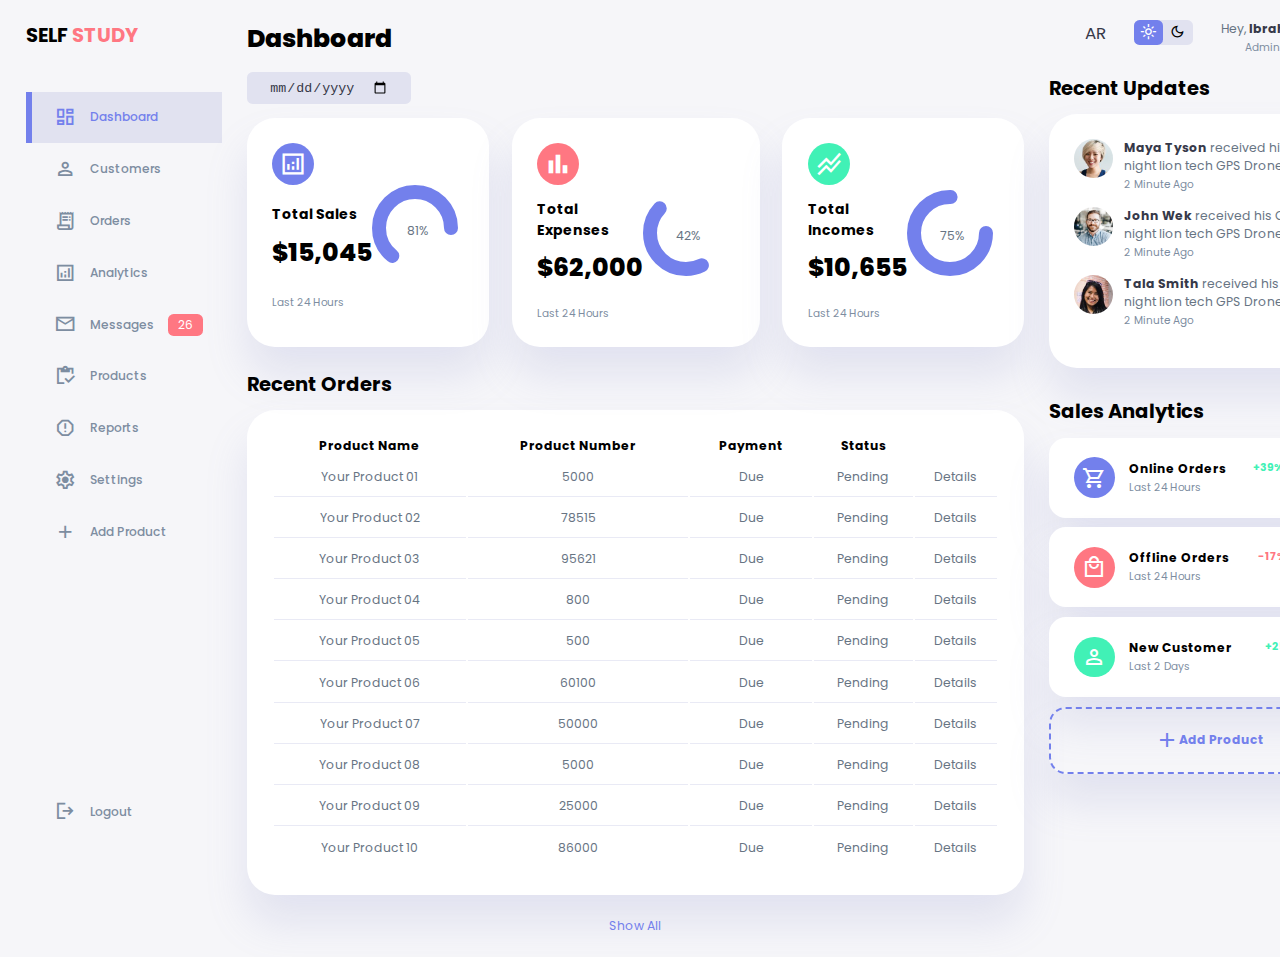
<file: index.html>
<!DOCTYPE html>
<html lang="en">
<head>
   <meta charset="UTF-8">
   <meta http-equiv="X-UA-Compatible" content="IE=edge">
   <meta name="viewport" content="width=device-width, initial-scale=1.0">
   <title>Dashboard 1</title>
   <!-- <link rel="stylesheet" href="https://fonts.googleapis.com/css2?family=Material+Symbols+Outlined:opsz,wght,FILL,GRAD@20..48,100..700,0..1,-50..200" />    -->
   <link rel="stylesheet" href="https://fonts.googleapis.com/css2?family=Material+Symbols+Sharp:opsz,wght,FILL,GRAD@48,400,0,0" />
   <link rel="stylesheet" href="assets/css/styles.css">
</head>
<body>
   <div class="container">
      <!-- Aside -->
      <aside>
         <div class="top">
            <div class="logo">
               <h2>SELF <span class="danger">STUDY</span></h2>
            </div>
            <div class="close" id="btn-close">
               <span class="material-symbols-sharp">close</span>
            </div>
         </div>
         <div class="sidebar">
            <a href="#" class="active">
               <span class="material-symbols-sharp">dashboard</span>
               <h3>Dashboard</h3>
            </a>
            <a href="#">
               <span class="material-symbols-sharp">person</span>
               <h3>Customers</h3>
            </a>
            <a href="#">
               <span class="material-symbols-sharp">receipt_long</span>
               <h3>Orders</h3>
            </a>
            <a href="#">
               <span class="material-symbols-sharp">analytics</span>
               <h3>Analytics</h3>
            </a>
            <a href="#">
               <span class="material-symbols-sharp">mail_outline</span>
               <h3>Messages</h3>
               <span class="badge-count">26</span>
            </a>
            <a href="#">
               <span class="material-symbols-sharp">inventory</span>
               <h3>Products</h3>
            </a>
            <a href="#">
               <span class="material-symbols-sharp">report</span>
               <h3>Reports</h3>
            </a>
            <a href="#">
               <span class="material-symbols-sharp">settings</span>
               <h3>Settings</h3>
            </a>
            <a href="#">
               <span class="material-symbols-sharp">add</span>
               <h3>Add Product</h3>
            </a>
            <a href="#">
               <span class="material-symbols-sharp">logout</span>
               <h3>Logout</h3>
            </a>
         </div>
      </aside>
      <!-- End Aside -->
      <!-- Main Section -->
      <main>
         <h1>Dashboard</h1>
         <div class="date">
            <input type="date">
         </div>
         <!-- Insights -->
         <div class="insights">
            <!-- Sales -->
            <div class="sales">
               <span class="material-symbols-sharp">analytics</span>
               <div class="middle">
                  <div class="left">
                     <h3>Total Sales</h3>
                     <h1>$15,045</h1>
                  </div>
                  <div class="progress">
                     <svg>
                        <circle cx="38" cy="38" r="36"></circle>
                     </svg>
                     <div class="percent">
                        <p>81%</p>
                     </div>
                  </div>
               </div>
               <small class="text-muted">Last 24 Hours</small>
            </div>
            <!-- End Sales -->
            <!-- Expenses -->
            <div class="expenses">
               <span class="material-symbols-sharp">bar_chart</span>
               <div class="middle">
                  <div class="left">
                     <h3>Total Expenses</h3>
                     <h1>$62,000</h1>
                  </div>
                  <div class="progress">
                     <svg>
                        <circle cx="38" cy="38" r="36"></circle>
                     </svg>
                     <div class="percent">
                        <p>42%</p>
                     </div>
                  </div>
               </div>
               <small class="text-muted">Last 24 Hours</small>
            </div>
            <!-- End Expenses -->
            <!-- Incomes -->
            <div class="incomes">
               <span class="material-symbols-sharp">stacked_line_chart</span>
               <div class="middle">
                  <div class="left">
                     <h3>Total Incomes</h3>
                     <h1>$10,655</h1>
                  </div>
                  <div class="progress">
                     <svg>
                        <circle cx="38" cy="38" r="36"></circle>
                     </svg>
                     <div class="percent">
                        <p>75%</p>
                     </div>
                  </div>
               </div>
               <small class="text-muted">Last 24 Hours</small>
            </div>
            <!-- End Incomes -->
         </div>
         <!-- End Insights -->
         <!-- Recent Orders -->
         <div class="recent-orders">
            <h2>Recent Orders</h2>
            <table>
               <thead>
                  <tr>
                     <th>Product Name</th>
                     <th>Product Number</th>
                     <th>Payment</th>
                     <th>Status</th>
                     <th></th>
                  </tr>
               </thead>
               <tbody>
                  <tr>
                     <td>Your Product 01</td>
                     <td>5000</td>
                     <td>Due</td>
                     <td class="warning">Pending</td>
                     <td class="primary">Details</td>
                  </tr>
                  <tr>
                     <td>Your Product 02</td>
                     <td>78515</td>
                     <td>Due</td>
                     <td class="warning">Pending</td>
                     <td class="primary">Details</td>
                  </tr>
                  <tr>
                     <td>Your Product 03</td>
                     <td>95621</td>
                     <td>Due</td>
                     <td class="warning">Pending</td>
                     <td class="primary">Details</td>
                  </tr>
                  <tr>
                     <td>Your Product 04</td>
                     <td>800</td>
                     <td>Due</td>
                     <td class="warning">Pending</td>
                     <td class="primary">Details</td>
                  </tr>
                  <tr>
                     <td>Your Product 05</td>
                     <td>500</td>
                     <td>Due</td>
                     <td class="warning">Pending</td>
                     <td class="primary">Details</td>
                  </tr>
                  <tr>
                     <td>Your Product 06</td>
                     <td>60100</td>
                     <td>Due</td>
                     <td class="warning">Pending</td>
                     <td class="primary">Details</td>
                  </tr>
                  <tr>
                     <td>Your Product 07</td>
                     <td>50000</td>
                     <td>Due</td>
                     <td class="warning">Pending</td>
                     <td class="primary">Details</td>
                  </tr>
                  <tr>
                     <td>Your Product 08</td>
                     <td>5000</td>
                     <td>Due</td>
                     <td class="warning">Pending</td>
                     <td class="primary">Details</td>
                  </tr>
                  <tr>
                     <td>Your Product 09</td>
                     <td>25000</td>
                     <td>Due</td>
                     <td class="warning">Pending</td>
                     <td class="primary">Details</td>
                  </tr>
                  <tr>
                     <td>Your Product 10</td>
                     <td>86000</td>
                     <td>Due</td>
                     <td class="warning">Pending</td>
                     <td class="primary">Details</td>
                  </tr>
               </tbody>
            </table>
            <a href="#">Show All</a>
         </div>
         <!-- End Recent Orders -->
      </main>
      <!-- End: Main Section -->
      <!-- Right Section -->
      <div class="right">
         <!-- Top -->
         <div class="top">
            <a href="index-rtl.html" class="change-lang">AR</a>
            <button id="btn-menu">
               <span class="material-symbols-sharp">menu</span>
            </button>
            <div class="theme-toggler">
               <span class="material-symbols-sharp light-mode">light_mode</span>
               <span class="material-symbols-sharp dark-mode">dark_mode</span>
            </div>
            <div class="profile">
               <div class="info">
                  <p>Hey, <b>Ibrahim</b></p>
                  <small class="text-muted">Admin</small>
               </div>
               <div class="profile-photo">
                  <img src="assets/images/Profile-1.jpg" alt="profile">
               </div>
            </div>
         </div>
         <!-- End Top -->
         <!-- Recent Updates -->
         <div class="recent-updates">
            <h2>Recent Updates</h2>
            <div class="updates">
               <div class="update">
                  <div class="profile-photo">
                     <img src="assets/images/Profile-2.jpg" alt="">
                  </div>
                  <div class="message">
                     <p><b>Maya Tyson</b> received his Order of night lion tech GPS Drone.</p>
                     <small class="text-muted">2 Minute Ago</small>
                  </div>
               </div>
               <div class="update">
                  <div class="profile-photo">
                     <img src="assets/images/Profile-3.jpg" alt="">
                  </div>
                  <div class="message">
                     <p><b>John Wek</b> received his Order of night lion tech GPS Drone.</p>
                     <small class="text-muted">2 Minute Ago</small>
                  </div>
               </div>
               <div class="update">
                  <div class="profile-photo">
                     <img src="assets/images/Profile-4.jpg" alt="">
                  </div>
                  <div class="message">
                     <p><b>Tala Smith</b> received his Order of night lion tech GPS Drone.</p>
                     <small class="text-muted">2 Minute Ago</small>
                  </div>
               </div>
            </div>
         </div>
         <!-- End Recent Updates -->
         <div class="sales-analytics">
            <h2>Sales Analytics</h2>
            <div class="item online">
               <div class="icon">
                  <span class="material-symbols-sharp">shopping_cart</span>
               </div>
               <div class="right">
                  <div class="info">
                     <h3>Online Orders</h3>
                     <small class="text-muted">Last 24 Hours</small>
                  </div>
                  <h5 class="success">+39%</h5>
                  <h3>3354</h3>
               </div>
            </div>
            <div class="item offline">
               <div class="icon">
                  <span class="material-symbols-sharp">local_mall</span>
               </div>
               <div class="right">
                  <div class="info">
                     <h3>Offline Orders</h3>
                     <small class="text-muted">Last 24 Hours</small>
                  </div>
                  <h5 class="danger">-17%</h5>
                  <h3>1100</h3>
               </div>
            </div>
            <div class="item customers">
               <div class="icon">
                  <span class="material-symbols-sharp">person</span>
               </div>
               <div class="right">
                  <div class="info">
                     <h3>New Customer</h3>
                     <small class="text-muted">Last 2 Days</small>
                  </div>
                  <h5 class="success">+25</h5>
                  <h3>500</h3>
               </div>
            </div>
            <div class="item add-product">
               <div>
                  <span class="material-symbols-sharp">add</span>
                  <h3>Add Product</h3>
               </div>
            </div>
         </div>
         <!-- Sales Analytics -->
         <!-- End Sales Analytics -->
      </div>
      <!-- End: Right Section -->
   </div>
   <!-- Scripts -->
   <script src="assets/js/scripts.js"></script>
</body>
</html>
</file>
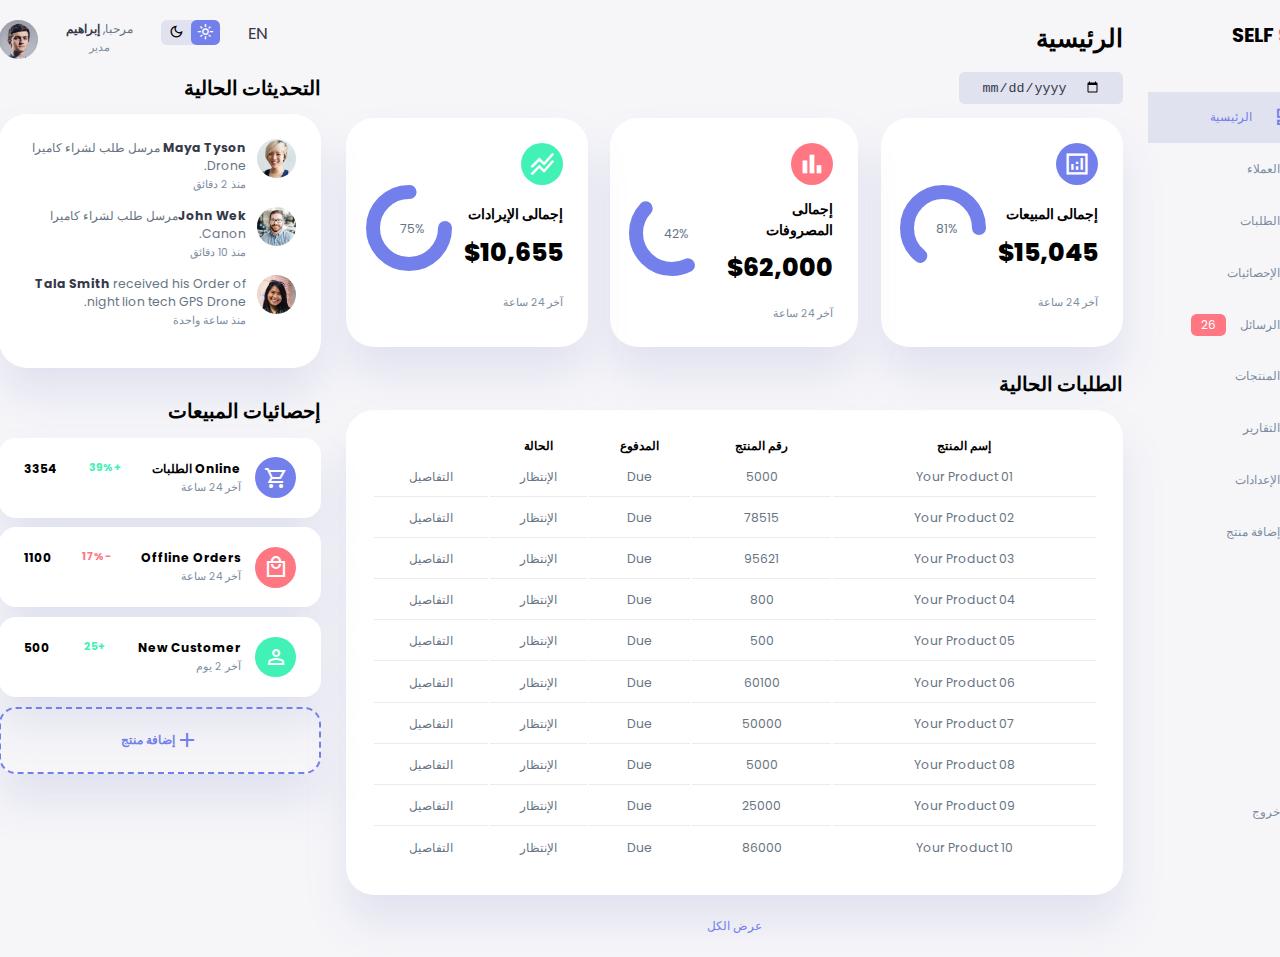
<file: index-rtl.html>
<!DOCTYPE html>
<html lang="ar" dir="rtl">
<head>
   <meta charset="UTF-8">
   <meta http-equiv="X-UA-Compatible" content="IE=edge">
   <meta name="viewport" content="width=device-width, initial-scale=1.0">
   <title>Dashboard 1</title>
   <!-- <link rel="stylesheet" href="https://fonts.googleapis.com/css2?family=Material+Symbols+Outlined:opsz,wght,FILL,GRAD@20..48,100..700,0..1,-50..200" />    -->
   <link rel="stylesheet" href="https://fonts.googleapis.com/css2?family=Material+Symbols+Sharp:opsz,wght,FILL,GRAD@48,400,0,0" />
   <link rel="stylesheet" href="assets/css/styles.css">
   <link rel="stylesheet" href="assets/css/styles-rtl.css">
</head>
<body>
   <div class="container">
      <!-- Aside -->
      <aside>
         <div class="top">
            <div class="logo">
               <h2>SELF <span class="danger">STUDY</span></h2>
            </div>
            <div class="close" id="btn-close">
               <span class="material-symbols-sharp">close</span>
            </div>
         </div>
         <div class="sidebar">
            <a href="#" class="active">
               <span class="material-symbols-sharp">dashboard</span>
               <h3>الرئيسية</h3>
            </a>
            <a href="#">
               <span class="material-symbols-sharp">person</span>
               <h3>العملاء</h3>
            </a>
            <a href="#">
               <span class="material-symbols-sharp">receipt_long</span>
               <h3>الطلبات</h3>
            </a>
            <a href="#">
               <span class="material-symbols-sharp">analytics</span>
               <h3>الإحصائيات</h3>
            </a>
            <a href="#">
               <span class="material-symbols-sharp">mail_outline</span>
               <h3>الرسائل</h3>
               <span class="badge-count">26</span>
            </a>
            <a href="#">
               <span class="material-symbols-sharp">inventory</span>
               <h3>المنتجات</h3>
            </a>
            <a href="#">
               <span class="material-symbols-sharp">report</span>
               <h3>التقارير</h3>
            </a>
            <a href="#">
               <span class="material-symbols-sharp">settings</span>
               <h3>الإعدادات</h3>
            </a>
            <a href="#">
               <span class="material-symbols-sharp">add</span>
               <h3>إضافة منتج</h3>
            </a>
            <a href="#">
               <span class="material-symbols-sharp">logout</span>
               <h3>خروج</h3>
            </a>
         </div>
      </aside>
      <!-- End Aside -->
      <!-- Main Section -->
      <main>
         <h1>الرئيسية</h1>
         <div class="date">
            <input type="date">
         </div>
         <!-- Insights -->
         <div class="insights">
            <!-- Sales -->
            <div class="sales">
               <span class="material-symbols-sharp">analytics</span>
               <div class="middle">
                  <div class="left">
                     <h3>إجمالى المبيعات</h3>
                     <h1>$15,045</h1>
                  </div>
                  <div class="progress">
                     <svg>
                        <circle cx="38" cy="38" r="36"></circle>
                     </svg>
                     <div class="percent">
                        <p>81%</p>
                     </div>
                  </div>
               </div>
               <small class="text-muted">آخر 24 ساعة</small>
            </div>
            <!-- End Sales -->
            <!-- Expenses -->
            <div class="expenses">
               <span class="material-symbols-sharp">bar_chart</span>
               <div class="middle">
                  <div class="left">
                     <h3>إجمالى المصروفات</h3>
                     <h1>$62,000</h1>
                  </div>
                  <div class="progress">
                     <svg>
                        <circle cx="38" cy="38" r="36"></circle>
                     </svg>
                     <div class="percent">
                        <p>42%</p>
                     </div>
                  </div>
               </div>
               <small class="text-muted">آخر 24 ساعة</small>
            </div>
            <!-- End Expenses -->
            <!-- Incomes -->
            <div class="incomes">
               <span class="material-symbols-sharp">stacked_line_chart</span>
               <div class="middle">
                  <div class="left">
                     <h3>إجمالى الإيرادات</h3>
                     <h1>$10,655</h1>
                  </div>
                  <div class="progress">
                     <svg>
                        <circle cx="38" cy="38" r="36"></circle>
                     </svg>
                     <div class="percent">
                        <p>75%</p>
                     </div>
                  </div>
               </div>
               <small class="text-muted">آخر 24 ساعة</small>
            </div>
            <!-- End Incomes -->
         </div>
         <!-- End Insights -->
         <!-- Recent Orders -->
         <div class="recent-orders">
            <h2>الطلبات الحالية</h2>
            <table>
               <thead>
                  <tr>
                     <th>إسم المنتج</th>
                     <th>رقم المنتج</th>
                     <th>المدفوع</th>
                     <th>الحالة</th>
                     <th></th>
                  </tr>
               </thead>
               <tbody>
                  <tr>
                     <td>Your Product 01</td>
                     <td>5000</td>
                     <td>Due</td>
                     <td class="warning">الإنتظار</td>
                     <td class="primary">التفاصيل</td>
                  </tr>
                  <tr>
                     <td>Your Product 02</td>
                     <td>78515</td>
                     <td>Due</td>
                     <td class="warning">الإنتظار</td>
                     <td class="primary">التفاصيل</td>
                  </tr>
                  <tr>
                     <td>Your Product 03</td>
                     <td>95621</td>
                     <td>Due</td>
                     <td class="warning">الإنتظار</td>
                     <td class="primary">التفاصيل</td>
                  </tr>
                  <tr>
                     <td>Your Product 04</td>
                     <td>800</td>
                     <td>Due</td>
                     <td class="warning">الإنتظار</td>
                     <td class="primary">التفاصيل</td>
                  </tr>
                  <tr>
                     <td>Your Product 05</td>
                     <td>500</td>
                     <td>Due</td>
                     <td class="warning">الإنتظار</td>
                     <td class="primary">التفاصيل</td>
                  </tr>
                  <tr>
                     <td>Your Product 06</td>
                     <td>60100</td>
                     <td>Due</td>
                     <td class="warning">الإنتظار</td>
                     <td class="primary">التفاصيل</td>
                  </tr>
                  <tr>
                     <td>Your Product 07</td>
                     <td>50000</td>
                     <td>Due</td>
                     <td class="warning">الإنتظار</td>
                     <td class="primary">التفاصيل</td>
                  </tr>
                  <tr>
                     <td>Your Product 08</td>
                     <td>5000</td>
                     <td>Due</td>
                     <td class="warning">الإنتظار</td>
                     <td class="primary">التفاصيل</td>
                  </tr>
                  <tr>
                     <td>Your Product 09</td>
                     <td>25000</td>
                     <td>Due</td>
                     <td class="warning">الإنتظار</td>
                     <td class="primary">التفاصيل</td>
                  </tr>
                  <tr>
                     <td>Your Product 10</td>
                     <td>86000</td>
                     <td>Due</td>
                     <td class="warning">الإنتظار</td>
                     <td class="primary">التفاصيل</td>
                  </tr>
               </tbody>
            </table>
            <a href="#">عرض الكل</a>
         </div>
         <!-- End Recent Orders -->
      </main>
      <!-- End: Main Section -->
      <!-- Right Section -->
      <div class="right">
         <!-- Top -->
         <div class="top">
            <a href="index.html" class="change-lang">EN</a>
            <button id="btn-menu">
               <span class="material-symbols-sharp">menu</span>
            </button>
            <div class="theme-toggler">
               <span class="material-symbols-sharp light-mode">light_mode</span>
               <span class="material-symbols-sharp dark-mode">dark_mode</span>
            </div>
            <div class="profile">
               <div class="info">
                  <p>مرحبا, <b>إبراهيم</b></p>
                  <small class="text-muted">مدير</small>
               </div>
               <div class="profile-photo">
                  <img src="assets/images/Profile-1.jpg" alt="profile">
               </div>
            </div>
         </div>
         <!-- End Top -->
         <!-- Recent Updates -->
         <div class="recent-updates">
            <h2>التحديثات الحالية</h2>
            <div class="updates">
               <div class="update">
                  <div class="profile-photo">
                     <img src="assets/images/Profile-2.jpg" alt="">
                  </div>
                  <div class="message">
                     <p><b>Maya Tyson</b> مرسل طلب لشراء كاميرا Drone.</p>
                     <small class="text-muted">منذ 2 دقائق</small>
                  </div>
               </div>
               <div class="update">
                  <div class="profile-photo">
                     <img src="assets/images/Profile-3.jpg" alt="">
                  </div>
                  <div class="message">
                     <p><b>John Wek</b>مرسل طلب لشراء كاميرا Canon.</p>
                     <small class="text-muted">منذ 10 دقائق</small>
                  </div>
               </div>
               <div class="update">
                  <div class="profile-photo">
                     <img src="assets/images/Profile-4.jpg" alt="">
                  </div>
                  <div class="message">
                     <p><b>Tala Smith</b> received his Order of night lion tech GPS Drone.</p>
                     <small class="text-muted">منذ ساعة واحدة</small>
                  </div>
               </div>
            </div>
         </div>
         <!-- End Recent Updates -->
         <div class="sales-analytics">
            <h2>إحصائيات المبيعات</h2>
            <div class="item online">
               <div class="icon">
                  <span class="material-symbols-sharp">shopping_cart</span>
               </div>
               <div class="right">
                  <div class="info">
                     <h3>Online الطلبات</h3>
                     <small class="text-muted">آخر 24 ساعة</small>
                  </div>
                  <h5 class="success">+39%</h5>
                  <h3>3354</h3>
               </div>
            </div>
            <div class="item offline">
               <div class="icon">
                  <span class="material-symbols-sharp">local_mall</span>
               </div>
               <div class="right">
                  <div class="info">
                     <h3>Offline Orders</h3>
                     <small class="text-muted">آخر 24 ساعة</small>
                  </div>
                  <h5 class="danger">-17%</h5>
                  <h3>1100</h3>
               </div>
            </div>
            <div class="item customers">
               <div class="icon">
                  <span class="material-symbols-sharp">person</span>
               </div>
               <div class="right">
                  <div class="info">
                     <h3>New Customer</h3>
                     <small class="text-muted">آخر 2 يوم</small>
                  </div>
                  <h5 class="success">+25</h5>
                  <h3>500</h3>
               </div>
            </div>
            <div class="item add-product">
               <div>
                  <span class="material-symbols-sharp">add</span>
                  <h3>إضافة منتج</h3>
               </div>
            </div>
         </div>
         <!-- Sales Analytics -->
         <!-- End Sales Analytics -->
      </div>
      <!-- End: Right Section -->
   </div>
   <!-- Scripts -->
   <script src="assets/js/scripts.js"></script>
</body>
</html>
</file>
<file: assets/css/styles.css>
/* ------------------- Google Fonts ------------------- */
@import url('https://fonts.googleapis.com/css2?family=Norican&family=Poppins:wght@300;400;500;600;700;800&display=swap');

/* ------------------- Root Variables ------------------- */
:root{
   --color-primary: #7380ec;
   --color-danger: #ff7782;
   --color-success: #41f1b6;
   --color-warning: #ffbb55;
   --color-white: #fff;
   --color-info-dark: #7d8da1;
   --color-info-light: #dce1eb;
   --color-dark: #363949;
   --color-light: rgba(132, 139, 200, 0.18);
   --color-primary-variant: #111e88;
   --color-dark-variant: #677483;
   --color-background: #f6f6f9;

   --card-border-radius: 2rem;
   --border-radius-1: 0.4rem;
   --border-radius-2: 0.8rem;
   --border-radius-3: 1.2rem;
   
   --card-padding: 1.8rem;
   --padding: 1.2rem;
   
   --box-shadow: 0 2rem 3rem var(--color-light);
}

/* ------------------- End Root Variables ------------------- */
/* ------------------- Dark Theme Variables ------------------- */
body.dark-theme{
   --color-background: #181a1e;
   --color-white: #202528;
   --color-dark: #edeffd;
   --color-dark-variant: #a3bdcc;
   --color-light: rgba(0,0,0,0.4);
   --box-shadow: 0 2rem 3rem var(--color-light);
} 
body.dark-theme h1{
   color: white;
}
body.dark-theme h2{
   color: white;
}
body.dark-theme h3{
   color: white;
}
body.dark-theme h4{
   color: white;
}
body.dark-theme h5{
   color: white;
}
body.dark-theme .theme-toggler span{
   color: white;
}
body.dark-theme .change-lang{
   color: var(--color-info-dark);
}
body.dark-theme .change-lang:hover{
   color:var(--color-info-light);
}
body.dark-theme tr th{
   color: white;
}
body.dark-theme main .date input[type="date"]{
   color: white
}
/* ------------------- End Dark Theme Variables ------------------- */
/* ------------------- Resetting Elements ------------------- */
* {
   margin: 0;
   padding: 0;
   outline: 0;
   appearance: none;
   border: 0;
   text-decoration: none;
   list-style: none;
   box-sizing: border-box;
}

html {
   font-size: 14px;
}

body {
   width: 100vw;
   height: 100vh;
   font-family: 'Poppins', sans-serif;
   font-size: 0.88rem;
   background: var(--color-background);
   user-select: none;
   overflow-x: hidden;
}

a {
   color: var(--color-dark);
}

img{
   display: block;
   width: 100%;
}

h1 {
   font-size: 1.8rem;
   font-weight: 800;
}

h2 {
   font-size: 1.4rem;
}

h3 {
   font-size: 0.87rem;
}

h4 {
   font-size: 0.8rem;
}

h5 {
   font-size: 0.77rem;
}

small {
   font-size: 0.75rem;
}

.profile-photo{
   width: 2.8rem;
   height: 2.8rem;
   border-radius: 50%;
   overflow: hidden;
}

.text-muted{
   color: var(--color-info-dark);
}

p {
   color: var(--color-dark-variant);
}

b {
   color: var(--color-dark);
}

.primary{
   color: var(--color-primary);
}

.danger{
   color: var(--color-danger);
}

.success{
   color: var(--color-success);
}

.warning{
   color: var(--color-warning);
}

/* ------------------- End Resetting Elements ------------------- */

/* ------------------- Container ------------------- */
.container{
   display: grid;
   grid-template-columns: 14rem auto 23rem;
   gap: 1.8rem;
   width: 96%;
   margin: 0 auto;
}

/* ------------------- Container > Aside ------------------- */
aside{
   height: 100vh;
}

aside .top{
   display: flex;
   justify-content: space-between;
   align-items: center;
   margin-top: 1.4rem;
}

aside .logo{
   display: flex;
   gap: 0.8rem;
}

aside .close{
   display: none;
}

aside h3{
   font-weight: 500;
}

/* ------------------- Container > Aside > Sidebar ------------------- */
aside .sidebar{
   display: flex;
   flex-direction: column;
   height: 86vh;
   position: relative;
   top: 3rem;
}


aside .sidebar a{
   display: flex;
   align-items: center;
   margin-left: 2rem;
   gap: 1rem;
   height: 3.7rem;
   position: relative;
   color: var(--color-info-dark);
   transition: all 300ms ease;
}

aside .sidebar a span{
   font-size: 1.6rem;
   transition: all 300ms ease;
}

aside .sidebar a:last-child{
   position: absolute;
   width: 100%;
   bottom: 2rem;
}

aside .sidebar a.active{
   background: var(--color-light);
   color: var(--color-primary);
   margin-left: 0;
}

aside .sidebar a.active:before{
   content: "";
   width: 6px;
   height: 100%;
   background: var(--color-primary);
}

aside .sidebar a.active span{
   color: var(--color-primary);
   margin-left: calc(1rem - 6px);
}

aside .sidebar a:hover{
   color: var(--color-primary);
}

aside .sidebar a:hover span{
   margin-left: 1rem;
}

aside .sidebar .badge-count{
   font-size: 12px;
   padding: 2px 10px;
   background: var(--color-danger);
   color: var(--color-white);
   border-radius: var(--border-radius-1);
}
/* ------------------- End Sidebar ------------------- */
/* ------------------- End ASide ------------------- */
/* ------------------- Container > Main ------------------- */
main{
   margin-top: 1.4rem;
}
main .date{
   display: inline-block;
   margin-top: 1rem;
   padding: 0.5rem 1.6rem;
   background: var(--color-light);
   border-radius: var(--border-radius-1);

}

main .date input[type="date"]{
   background: transparent;
   color: var(--color-dark);
}

/* ------------------- Main > Insights ------------------- */
main .insights{
   display: grid;
   grid-template-columns: repeat(3, 1fr);
   gap: 1.6rem;
}

main .insights > div {
   background: var(--color-white);
   margin-top: 1rem;
   padding: var(--card-padding);
   border-radius: var(--card-border-radius);
   box-shadow: var(--box-shadow);
   transition: all 300ms ease;
}
main .insights > div:hover{
   box-shadow: none;
}

main .insights > div span {
   background: var(--color-primary);
   padding: 0.5rem;
   border-radius: 50%;
   color: var(--color-white);
   font-size: 2rem;
}

main .insights > div.expenses span {
   background: var(--color-danger);
}

main .insights > div.incomes span{
   background: var(--color-success);
}

main .insights > div .middle {
   display: flex;
   justify-content: space-between;
   align-items: center;
}

main .insights h3 {
   margin: 1rem 0 0.6rem;
   font-size: 1rem;
}


main .insights .progress{
   position: relative;
   border-radius: 50%;
   width: 92px;
   height: 92px;
}

main .insights svg {
   width: 7rem;
   height: 7rem;
}

main .insights svg circle{
   fill: none;
   stroke: var(--color-primary);
   stroke-width: 14;
   stroke-linecap: round;

   transform: translate(5px, 5px);
}

main .insights .sales svg circle{
   stroke-dasharray: 250;
   stroke-dashoffset: -81;
}

main .insights .expenses svg circle{
   stroke-dasharray: 100;
   stroke-dashoffset: -40;  
}

main .insights .incomes svg circle{
   stroke-dasharray: 250;
   stroke-dashoffset: 80;
}

main .insights .percent{
   position: absolute;
   left: 0;
   top: 0;
   width: 100%;
   height: 100%;
   display: flex;
   justify-content: center;
   align-items: center;
}

main .insights small{
   display: block;
   margin-top: 1.3rem;
}
/* ------------------- End Insights ------------------- */
/* -------------------  Main > Recent Orders ------------------- */
main .recent-orders{
   margin-top: 1.6rem;
}

main .recent-orders h2{
   margin-bottom: 0.8rem;
}

main .recent-orders table{
   background: var(--color-white);
   width: 100%;
   border-radius: var(--card-border-radius);
   text-align: center;
   padding: var(--card-padding);
   box-shadow: var(--box-shadow);
   transition: all 300ms ease;
}

main .recent-orders table:hover{
   box-shadow: none;
}
main .recent-orders table tbody td{
   height: 2.8rem;
   border-bottom: 1px solid var(--color-light);
   color: var(--color-dark-variant);
}

main .recent-orders table tbody tr:last-child td{
   border: none;
}

main .recent-orders a {
   display: block;
   margin: 1.6rem auto;
   text-align: center;
   color: var(--color-primary);
}
/* ------------------- End Recent Orders ------------------- */
/* ------------------- End Main ------------------- */
/* ------------------- Container > Right ------------------- */
.right{
   margin-top: 1.4rem;
}
.right .theme-toggler{
   background: var(--color-light);
   display: flex;
   justify-content: space-between;
   align-items: center;
   width: 4.2rem;
   height: 1.8rem;
   border-radius: var(--border-radius-1);
   cursor: pointer;
}
.right .theme-toggler span{
   display: flex;
   justify-content: center;
   align-items: center;
   width: 100%;
   height: 100%;
   font-size: 1.2rem;

}
.right .theme-toggler span.active{
   background: var(--color-primary);
   border-radius: var(--border-radius-1);
   color: white;
}
.change-lang{
   width: fit-content;
   height: 20px;
   font-size: 1.2rem;
   color: var(--color-dark);
}
.change-lang:hover{
   color: var(--color-primary);
}
/* ------------------- Right > Top ------------------- */
.right .top{
   display: flex;
   justify-content: end;
   gap: 2rem;
}
.right .top button{
   display: none;
}
.right .top .profile{
   display: flex;
   gap: 2rem;
   text-align: center;
}
/* ------------------- End Top ------------------- */
/* ------------------- Right > Recent Updates ------------------- */
.right .recent-updates{
   margin-top: 1rem;
}
.right .recent-updates h2{
   margin-bottom: 0.8rem;
}
.right .recent-updates .updates{
   background: var(--color-white);
   padding: var(--card-padding);
   border-radius: var(--card-border-radius);
   box-shadow: var(--box-shadow);
   transition: all 300ms ease;
}
.right .recent-updates .updates:hover{
   box-shadow: none;
}
.right .recent-updates .updates .update{
   display: grid;
   grid-template-columns: 2.6rem auto;
   gap: 1rem;
   margin-bottom: 1rem;
}
/* ------------------- End Recent Updates ------------------- */
/* ------------------- Right > Sales Analytics ------------------- */
.right .sales-analytics{
   margin-top: 2rem;
}
.right .sales-analytics h2{
   margin-bottom: 0.8rem;
}
.right .sales-analytics .item{
   background: var(--color-white);
   display: flex;
   align-items: center;
   gap: 1rem;
   margin-bottom: 0.7rem;
   padding: 1.4rem var(--card-padding);
   border-radius: var(--border-radius-3);
   box-shadow: var(--box-shadow);
   transition: all 300ms ease;
}
.right .sales-analytics .item:hover{
   box-shadow: none;
}
.right .sales-analytics .item .right{
   display: flex;
   justify-content: space-between;
   align-items: start;
   margin: 0;
   width: 100%;
}

.right .sales-analytics .item .icon{
   display: flex;
   background: var(--color-primary);
   color: var(--color-white);
   border-radius: 50%;
   padding: 0.6rem;
}

.right .sales-analytics .item.offline .icon{
   background: var(--color-danger);
}
.right .sales-analytics .item.customers .icon{
   background: var(--color-success);
}
.right .sales-analytics .add-product{
   background: transparent;
   color: var(--color-primary);
   border: 2px dashed var(--color-primary);
   cursor: pointer;
   transition: all 300ms ease;
}
.right .sales-analytics .add-product:hover{
   background: var(--color-white);
   border-style: solid;
}
.right .sales-analytics .add-product div{
   display: flex;
   justify-content: center;
   align-items: center;
   width: 100%;
   text-align: center;
}
/* ------------------- End Sales Analytics ------------------- */
/* ------------------- End Right ------------------- */
/* ------------------- End Container ------------------- */
/* ============================================================================================ */
/* -------------------<< Media Queries >>------------------- */
/* -------------------<< Media Queries [Big Tablets & Small Laptops] >>------------------- */
@media screen and (max-width: 1200px){
   .container{
      width: 94%;
      grid-template-columns: 7rem auto 23rem;
   }
   aside .sidebar h3 {
      display: none;
   }
   aside .sidebar a {
      width: 5.6rem;
   }
   aside .sidebar a:last-child{
      position: relative;
      margin-top: 1.8rem;
   }
   main .insights{
      grid-template-columns: 1fr;
   }
   main .recent-orders{
      width: 94%;
      position: absolute;
      left: 50%;
      transform: translateX(-50%);
      margin: 2rem 0 0 8.8rem;
   }
   main .recent-orders table{
      width: 83vw;
   }
   main table thead tr th:first-child,   
   main table thead tr th:last-child{
      display: none;
   }
   main table tbody tr td:first-child,   
   main table tbody tr td:last-child{
      display: none;
   }

}
/* -------------------<< End Media Queries [Big Tablets & Small Laptops] >>------------------- */
/* -------------------<< Media Queries [Smaller Tablets & Mobiles] >>------------------- */
@media screen and (max-width: 768px){
   .container{
      grid-template-columns: 1fr;
      width: 100%;
   }
   aside{
      position: fixed;
      left: -100%;
      width: 18rem;
      height: 100vh;
      padding-right: var(--card-padding);
      box-shadow: 1rem 3rem 4rem var(--color-light);
      z-index: 3;
      background: var(--color-white);
      display: none;
      animation: showMenu 400ms ease forwards;
   }

   @keyframes showMenu{
      to {
         left: 0;
      }
   }

   aside .logo{
      margin-left: 1rem;
   }

   aside .logo h2{
      display: inline;
   }

   aside .sidebar h3{
      display: inline;
   }
   aside .sidebar a{
      width: 100%;
      height: 3.4rem;
   }
   aside .sidebar a:last-child{
      position: absolute;
      bottom: 5rem;
   }
   aside .close{
      display: inline-block;
      cursor: pointer;
   }

   main{
      margin-top: 8rem;
      padding: 0 1rem;
   }
   main .recent-orders{
      position: relative;
      margin: 3rem 0 0 0;
      width: 100%;
   }
   main .recent-orders table{
      width: 100%;
      margin: 0;
   }

   .right{
      width: 94%;
      margin: 0 auto 4rem;
   }
   .right .top{
      position: fixed;
      top: 0;
      left: 0;
      width: 100%;
      height: 4.6rem;
      margin: 0;
      padding: 0 0.8rem;
      align-items: center;
      z-index: 2;
      background: var(--color-white);
      box-shadow: 0 1rem 1rem var(--color-light);
   }
   .right .theme-toggler{
      position: absolute;
      left: 66%;
      width: 4.4rem;
   }
   .right .profile .info{
      display: none;
   }
   .right .top button{
      position: absolute;
      left: 1rem;
      display: inline-block;
      background: transparent;
      color: var(--color-dark);
      font-size: 2rem;
      cursor: pointer;

   }
}
/* -------------------<< End Media Queries [Smaller Tablets & Mobiles] >>------------------- */
/* ------------------- End Media Queries ------------------- */
</file>
<file: assets/css/styles-rtl.css>
/* ------------------- Sidebar ------------------- */
aside .sidebar a{
   margin-right: 2rem;
}

aside .sidebar a.active{
   margin-left: 0;
}

aside .sidebar a.active span{
   margin-left: calc(1rem - 6px);
}

aside .sidebar a:hover span{
   margin-left: 1rem;
}
/* ------------------- End Sidebar ------------------- */

/* ------------------- Main > Insights ------------------- */
main .insights .percent{
   transform: translate(-5px, -2px);
}
/* ------------------- End Insights ------------------- */



/* ============================================================================================ */
/* -------------------<< Media Queries >>------------------- */
/* -------------------<< Media Queries [Big Tablets & Small Laptops] >>------------------- */
@media screen and (max-width: 1200px){

   main .insights{
      grid-template-columns: 1fr;
   }
   main .recent-orders{
      width: 70% !important;
      margin: 2rem 0 0 0 !important;
   }


}
/* -------------------<< End Media Queries [Big Tablets & Small Laptops] >>------------------- */
/* -------------------<< Media Queries [Smaller Tablets & Mobiles] >>------------------- */
@media screen and (max-width: 768px){
   aside{
      left: initial;
      width: 18rem !important;
      padding-left: var(--card-padding);
      padding-right: 0;
      box-shadow: 1rem 3rem 4rem var(--color-light);
      z-index: 3;
      background: var(--color-white);
      display: none;
      animation: showMenu 400ms ease forwards;
   }

   @keyframes showMenu{
      from{
         right: -100%;
      }
      to {
         right: 0;
      }
   }
   aside .logo h2{
      padding-right: 2rem;
   }
   aside .sidebar a{
      margin-right: 1rem;
   }
   aside .sidebar a.active{
      width: 100% !important;
      margin-left: 0;
   }


   .right .top button{
      left: initial !important;
      right: 1rem !important;
   }
   main .recent-orders{
      width: 100% !important;
      margin: 2rem 0 0 0 !important;
   }
}
/* -------------------<< End Media Queries [Smaller Tablets & Mobiles] >>------------------- */
/* ------------------- End Media Queries ------------------- */
</file>
